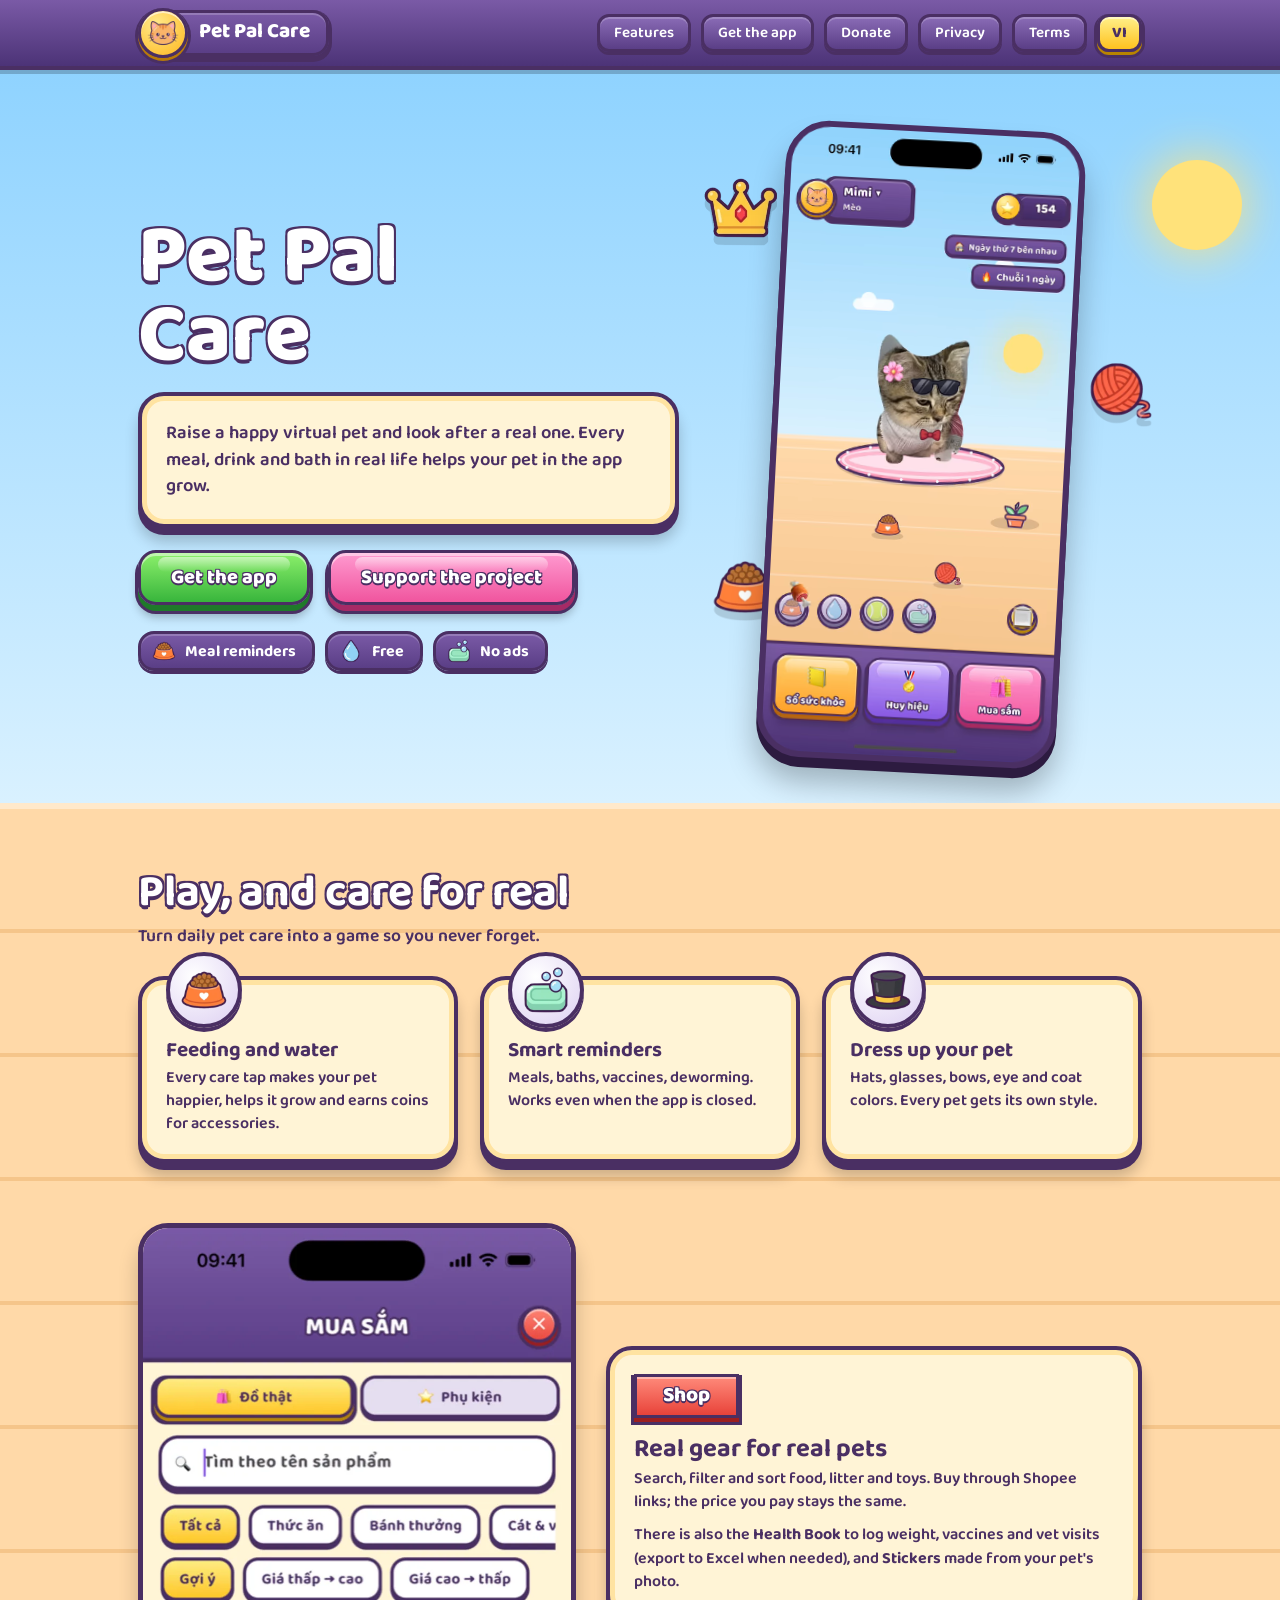
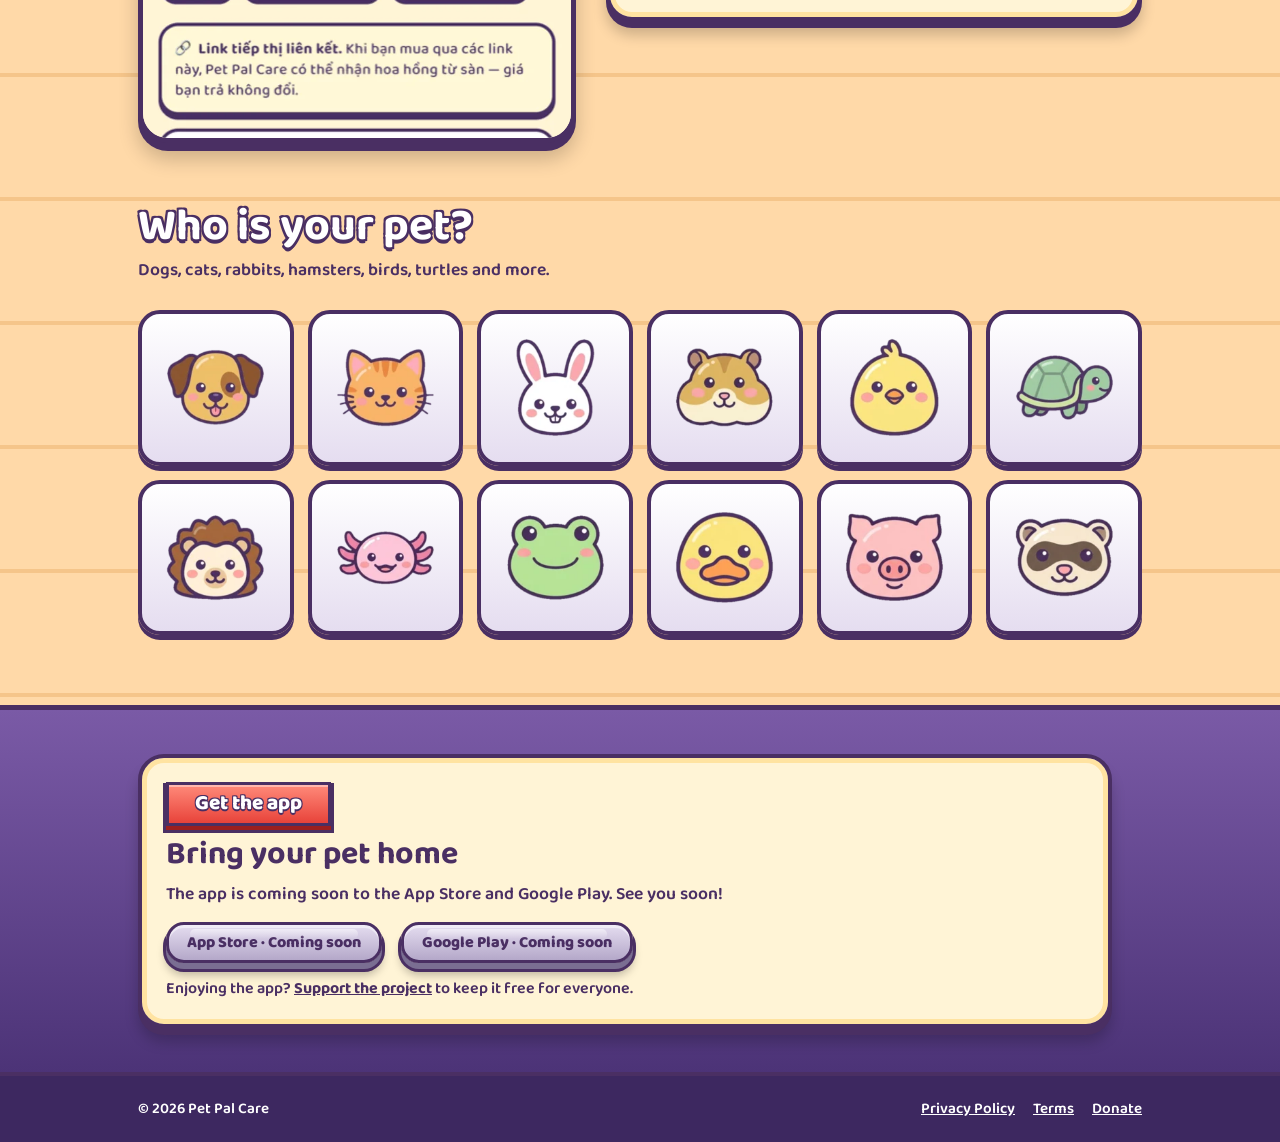
<file: index.html>
<!doctype html>
<html lang="vi">
<head>
<meta charset="utf-8">
<meta name="viewport" content="width=device-width,initial-scale=1">
<title>Pet Pal Care – Nuôi thú cưng kiểu game, chăm sóc sức khỏe thật</title>
<meta name="description" content="Pet Pal Care: nuôi thú cưng ảo, nhắc lịch ăn uống, vệ sinh, tiêm phòng cho thú cưng thật. Miễn phí, dữ liệu lưu trên máy.">
<meta property="og:type" content="website">
<meta property="og:title" content="Pet Pal Care – Nuôi thú cưng kiểu game, chăm sóc sức khỏe thật">
<meta property="og:description" content="Nuôi thú cưng ảo, nhắc lịch ăn uống, vệ sinh, tiêm phòng cho thú cưng thật. Miễn phí, không quảng cáo.">
<meta property="og:locale" content="vi_VN">
<meta name="twitter:card" content="summary">
<link rel="icon" href="img/icon.png">
<link rel="apple-touch-icon" href="img/icon.png">
<meta name="theme-color" content="#5a3e86">
<link rel="preload" href="Baloo2-vi.woff2" as="font" type="font/woff2" crossorigin>
<link rel="stylesheet" href="style.css">
<script src="i18n.js"></script>
<script>(function(){if(!matchMedia("(prefers-reduced-motion: reduce)").matches)document.documentElement.className="js"})()</script>
</head>
<body>
<a class="skip" href="#main">Bỏ qua điều hướng</a>
<nav aria-label="Chính"><div class="wrap">
  <a class="logo" href="./"><span class="badge"><img width="160" height="160" src="img/pet_cat.webp" alt=""></span><span class="plate">Pet Pal Care</span></a>
  <div class="links"><a href="#features">Tính năng</a><a href="#download">Tải app</a><a href="support.html" class="keep">Ủng hộ</a><a href="privacy.html">Riêng tư</a><a href="terms.html">Điều khoản</a><button class="lang keep" type="button" data-lang-toggle>EN</button></div>
</div></nav>

<div class="sky">
  <i class="sun"></i><i class="cloud c1"></i><i class="cloud c2"></i>
  <div class="wrap hero">
    <div>
      <h1 class="outline">Pet Pal<br>Care</h1>
      <div class="dialog"><p>Nuôi thú cưng vui vẻ và chăm sóc sức khỏe thật. Mỗi lần cho ăn, uống nước, tắm ngoài đời là một lần bé trong app lớn thêm.</p></div>
      <div class="cta"><a class="btn" href="#download">Tải app</a><a class="btn pink" href="support.html">Ủng hộ dự án</a></div>
      <div class="hud-row">
        <span class="pill"><img width="160" height="160" src="img/care_meal.webp" alt="">Nhắc giờ ăn</span>
        <span class="pill"><img width="160" height="160" src="img/care_water.webp" alt="">Miễn phí</span>
        <span class="pill"><img width="160" height="160" src="img/care_hygiene.webp" alt="">Không quảng cáo</span>
      </div>
    </div>
    <div class="stage">
      <img class="prop pr1" src="img/acc_crown.webp" alt="">
      <img class="prop pr2" src="img/acc_yarn.webp" alt="">
      <img class="prop pr3" src="img/care_meal.webp" alt="">
      <div class="phone"><video width="480" height="1042" poster="img/app-home-poster.webp" autoplay muted loop playsinline preload="auto" aria-label="Video minh hoạ app Pet Pal Care: bấm cho ăn, uống nước, chơi, tắm và bé phản hồi"><source src="img/app-home.webm" type="video/webm"><source src="img/app-home.mp4" type="video/mp4"></video></div>
    </div>
  </div>
</div>

<div class="floor">
<main class="wrap" id="main">
  <section id="features">
    <h2 class="outline">Chơi mà chăm thật</h2>
    <p class="sub">Biến việc chăm thú cưng hằng ngày thành trò chơi để không bao giờ quên.</p>
    <div class="grid">
      <div class="dialog card"><div class="ic"><img width="160" height="160" loading="lazy" decoding="async" src="img/care_meal.webp" alt=""></div><h3>Cho ăn, uống nước</h3><p>Bấm chăm sóc là bé vui hơn, lớn lên, nhận xu để mua phụ kiện.</p></div>
      <div class="dialog card"><div class="ic"><img width="160" height="160" loading="lazy" decoding="async" src="img/care_hygiene.webp" alt=""></div><h3>Nhắc lịch thông minh</h3><p>Giờ ăn, tắm, tiêm phòng, tẩy giun. Báo cả khi tắt app.</p></div>
      <div class="dialog card"><div class="ic"><img width="160" height="160" loading="lazy" decoding="async" src="img/acc_tophat.webp" alt=""></div><h3>Thay đồ cho bé</h3><p>Mũ, kính, nơ, màu mắt, màu lông. Mỗi bé một phong cách.</p></div>
    </div>
  </section>

  <section class="split">
    <div class="shot"><img width="800" height="1734" loading="lazy" decoding="async" src="img/app-shop.webp" alt="Mục mua sắm trong app"></div>
    <div class="dialog">
      <span class="ribbon">Cửa hàng</span>
      <h3>Đồ thật cho bé thật</h3>
      <p>Tìm, lọc, sắp xếp thức ăn, cát vệ sinh, đồ chơi. Mua qua link Shopee, giá bạn trả không đổi.</p>
      <p>Ngoài ra còn có <b>Sổ sức khỏe</b> ghi cân nặng, tiêm chủng, khám bệnh, xuất ra Excel khi cần, và <b>Nhãn dán</b> làm từ ảnh bé của bạn.</p>
    </div>
  </section>

  <section>
    <h2 class="outline">Bé nhà bạn là ai?</h2>
    <p class="sub">Chó, mèo, thỏ, hamster, chim, rùa và nhiều loài khác.</p>
    <div class="pets">
      <div><img width="160" height="160" loading="lazy" decoding="async" src="img/pet_dog.webp" alt="Chó"></div><div><img width="160" height="160" loading="lazy" decoding="async" src="img/pet_cat.webp" alt="Mèo"></div><div><img width="160" height="160" loading="lazy" decoding="async" src="img/pet_rabbit.webp" alt="Thỏ"></div>
      <div><img width="160" height="160" loading="lazy" decoding="async" src="img/pet_hamster.webp" alt="Hamster"></div><div><img width="160" height="160" loading="lazy" decoding="async" src="img/pet_bird.webp" alt="Chim"></div><div><img width="160" height="160" loading="lazy" decoding="async" src="img/pet_turtle.webp" alt="Rùa"></div>
      <div><img width="160" height="160" loading="lazy" decoding="async" src="img/pet_hedgehog.webp" alt="Nhím"></div><div><img width="160" height="160" loading="lazy" decoding="async" src="img/pet_axolotl.webp" alt="Axolotl"></div><div><img width="160" height="160" loading="lazy" decoding="async" src="img/pet_frog.webp" alt="Ếch"></div>
      <div><img width="160" height="160" loading="lazy" decoding="async" src="img/pet_duck.webp" alt="Vịt"></div><div><img width="160" height="160" loading="lazy" decoding="async" src="img/pet_pig.webp" alt="Heo"></div><div><img width="160" height="160" loading="lazy" decoding="async" src="img/pet_ferret.webp" alt="Chồn"></div>
    </div>
  </section>
</main>
</div>

<div class="dock" id="download"><div class="wrap dl">
  <div class="dialog">
    <span class="ribbon">Tải app</span>
    <h2>Mang bé về nhà</h2>
    <p class="sub" data-when="live">Quét mã QR bằng điện thoại hoặc bấm nút bên dưới.</p>
    <p class="sub" data-when="soon" hidden>App sắp có mặt trên App Store và Google Play. Hẹn gặp bạn sớm!</p>
    <a class="btn blue sm" data-href="appStoreUrl" href="#">App Store<span class="soon-tag"> · <span>Sắp ra mắt</span></span></a>
    <a class="btn yellow sm" data-href="playStoreUrl" href="#">Google Play<span class="soon-tag"> · <span>Sắp ra mắt</span></span></a>
    <p>Thích app? <a href="support.html"><b>Ủng hộ dự án</b></a> để app luôn miễn phí.</p>
  </div>
  <div class="qr" data-qr-wrap><div data-qr="siteUrl"></div><small>Quét để tải app</small></div>
</div></div>

<footer><div class="wrap">
  <span>© 2026 Pet Pal Care</span>
  <div class="r"><a href="privacy.html">Chính sách riêng tư</a><a href="terms.html">Điều khoản</a><a href="support.html">Ủng hộ</a></div>
</div></footer>
<div id="toast" class="toast"></div>
<script src="qrcode.js" defer></script><script src="lang-en.js" defer></script><script src="config.js" defer></script><script src="site.js" defer></script><script src="anim.js" defer></script>
</body>
</html>
</file>
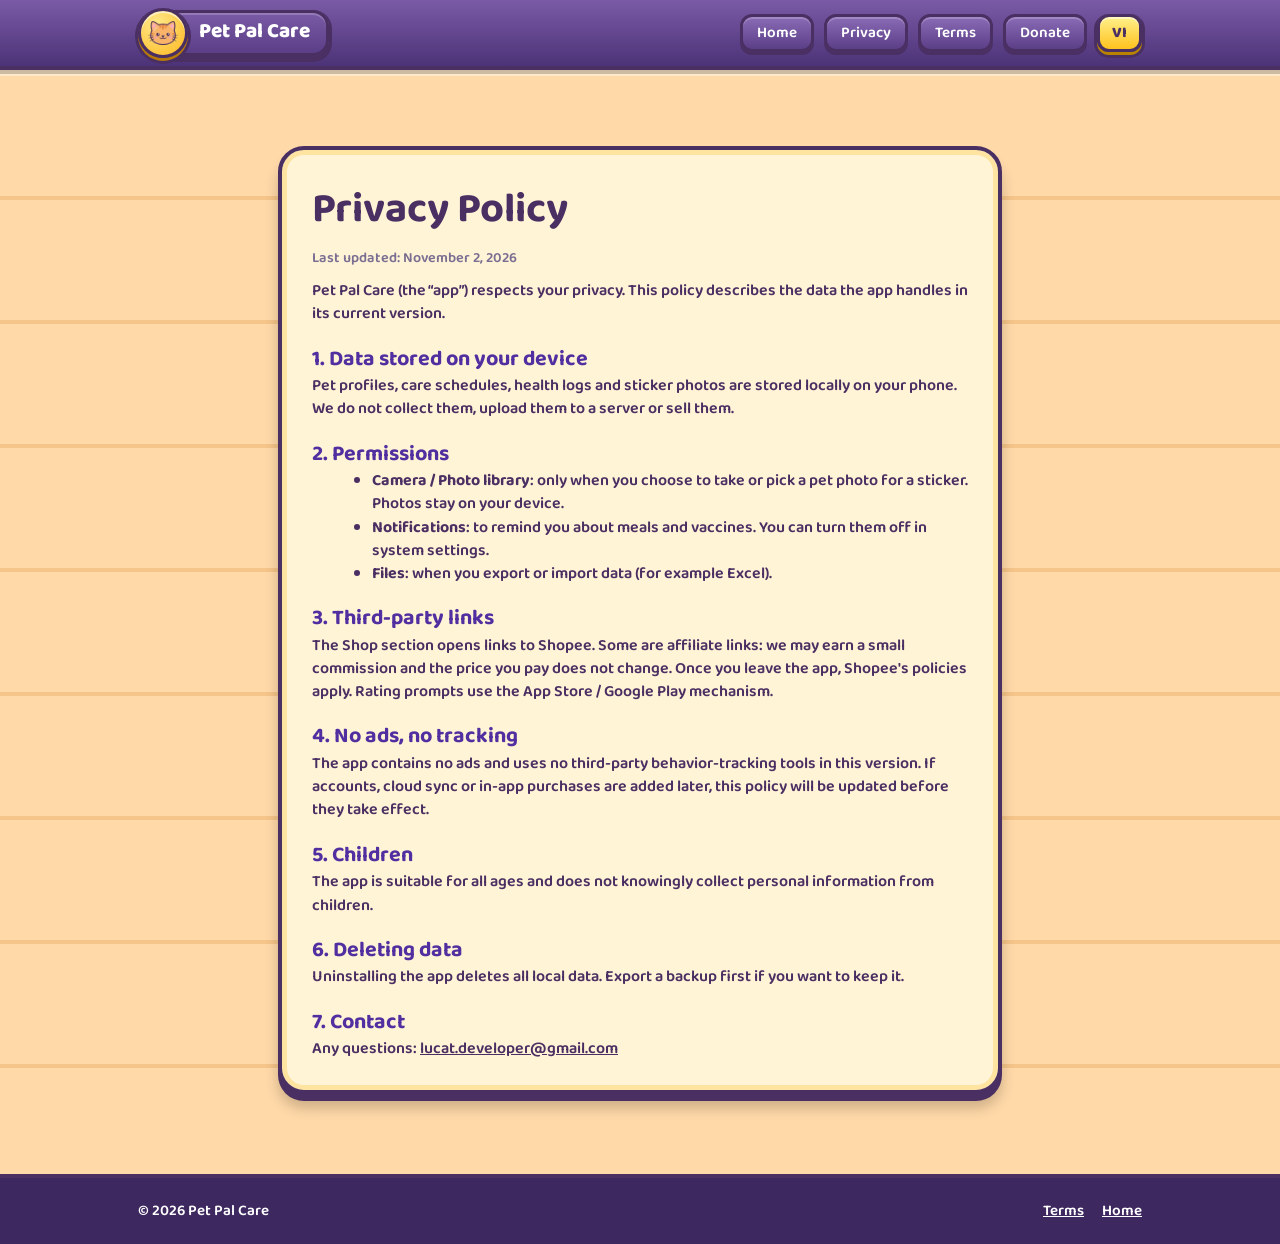
<file: privacy.html>
<!doctype html>
<html lang="vi">
<head>
<meta charset="utf-8">
<meta name="viewport" content="width=device-width,initial-scale=1">
<title>Chính sách riêng tư – Pet Pal Care</title>
<meta name="description" content="Chính sách riêng tư của Pet Pal Care: dữ liệu lưu trên máy, không thu thập, không theo dõi.">
<link rel="icon" href="img/icon.png">
<link rel="apple-touch-icon" href="img/icon.png">
<meta name="theme-color" content="#5a3e86">
<link rel="preload" href="Baloo2-vi.woff2" as="font" type="font/woff2" crossorigin>
<link rel="stylesheet" href="style.css">
<script src="i18n.js"></script>
</head>
<body>
<a class="skip" href="#main">Bỏ qua điều hướng</a>
<nav aria-label="Chính"><div class="wrap"><a class="logo" href="./"><span class="badge"><img width="160" height="160" src="img/pet_cat.webp" alt=""></span><span class="plate">Pet Pal Care</span></a><div class="links"><a href="./">Trang chủ</a><a href="privacy.html">Riêng tư</a><a href="terms.html">Điều khoản</a><a href="support.html" class="keep">Ủng hộ</a><button class="lang keep" type="button" data-lang-toggle>EN</button></div></div></nav>
<div class="floor floor-doc"><main id="main" class="wrap doc"><div class="dialog">
<h1>Chính sách riêng tư</h1>
<p class="note">Cập nhật: 02/11/2026</p>
<p>Pet Pal Care (“app”) tôn trọng quyền riêng tư của bạn. Bản này mô tả dữ liệu app xử lý ở phiên bản hiện tại.</p>

<h2>1. Dữ liệu lưu trên thiết bị</h2>
<p>Hồ sơ thú cưng, lịch chăm sóc, nhật ký sức khỏe và ảnh nhãn dán được lưu cục bộ trên điện thoại của bạn. Chúng tôi không thu thập, không tải lên máy chủ và không bán các dữ liệu này.</p>

<h2>2. Quyền truy cập</h2>
<ul>
<li><b>Camera / Thư viện ảnh</b>: chỉ khi bạn tự chọn chụp hoặc chọn ảnh thú cưng làm nhãn dán. Ảnh chỉ lưu trên máy.</li>
<li><b>Thông báo</b>: để nhắc lịch ăn uống, tiêm phòng. Bạn có thể tắt trong Cài đặt hệ thống.</li>
<li><b>Tệp</b>: khi bạn xuất/nhập dữ liệu (ví dụ Excel).</li>
</ul>

<h2>3. Liên kết bên thứ ba</h2>
<p>Mục Shop mở liên kết tới Shopee, một số là liên kết tiếp thị liên kết (affiliate): chúng tôi có thể nhận hoa hồng nhỏ, giá bạn trả không đổi. Khi rời app, chính sách của Shopee áp dụng. Yêu cầu đánh giá app dùng cơ chế của App Store / Google Play.</p>

<h2>4. Không quảng cáo, không theo dõi</h2>
<p>App không chứa quảng cáo và không dùng công cụ theo dõi hành vi của bên thứ ba ở phiên bản này. Nếu sau này thêm tài khoản/đồng bộ đám mây hoặc mua trong app, chính sách sẽ được cập nhật trước khi áp dụng.</p>

<h2>5. Trẻ em</h2>
<p>App phù hợp mọi lứa tuổi và không chủ ý thu thập thông tin cá nhân của trẻ em.</p>

<h2>6. Xoá dữ liệu</h2>
<p>Gỡ app sẽ xoá toàn bộ dữ liệu cục bộ. Hãy xuất bản sao lưu trước nếu bạn muốn giữ.</p>

<h2>7. Liên hệ</h2>
<p>Mọi câu hỏi: <a id="m" href="#"></a></p>
</div></main></div>
<footer><div class="wrap"><span>© 2026 Pet Pal Care</span><div class="r"><a href="terms.html">Điều khoản</a><a href="./">Trang chủ</a></div></div></footer>
<script src="lang-en.js" defer></script><script src="config.js" defer></script>
<script>addEventListener("DOMContentLoaded",function(){var m=document.getElementById("m");m.textContent=PET_CFG.contactEmail;m.href="mailto:"+PET_CFG.contactEmail})</script>
</body>
</html>
</file>
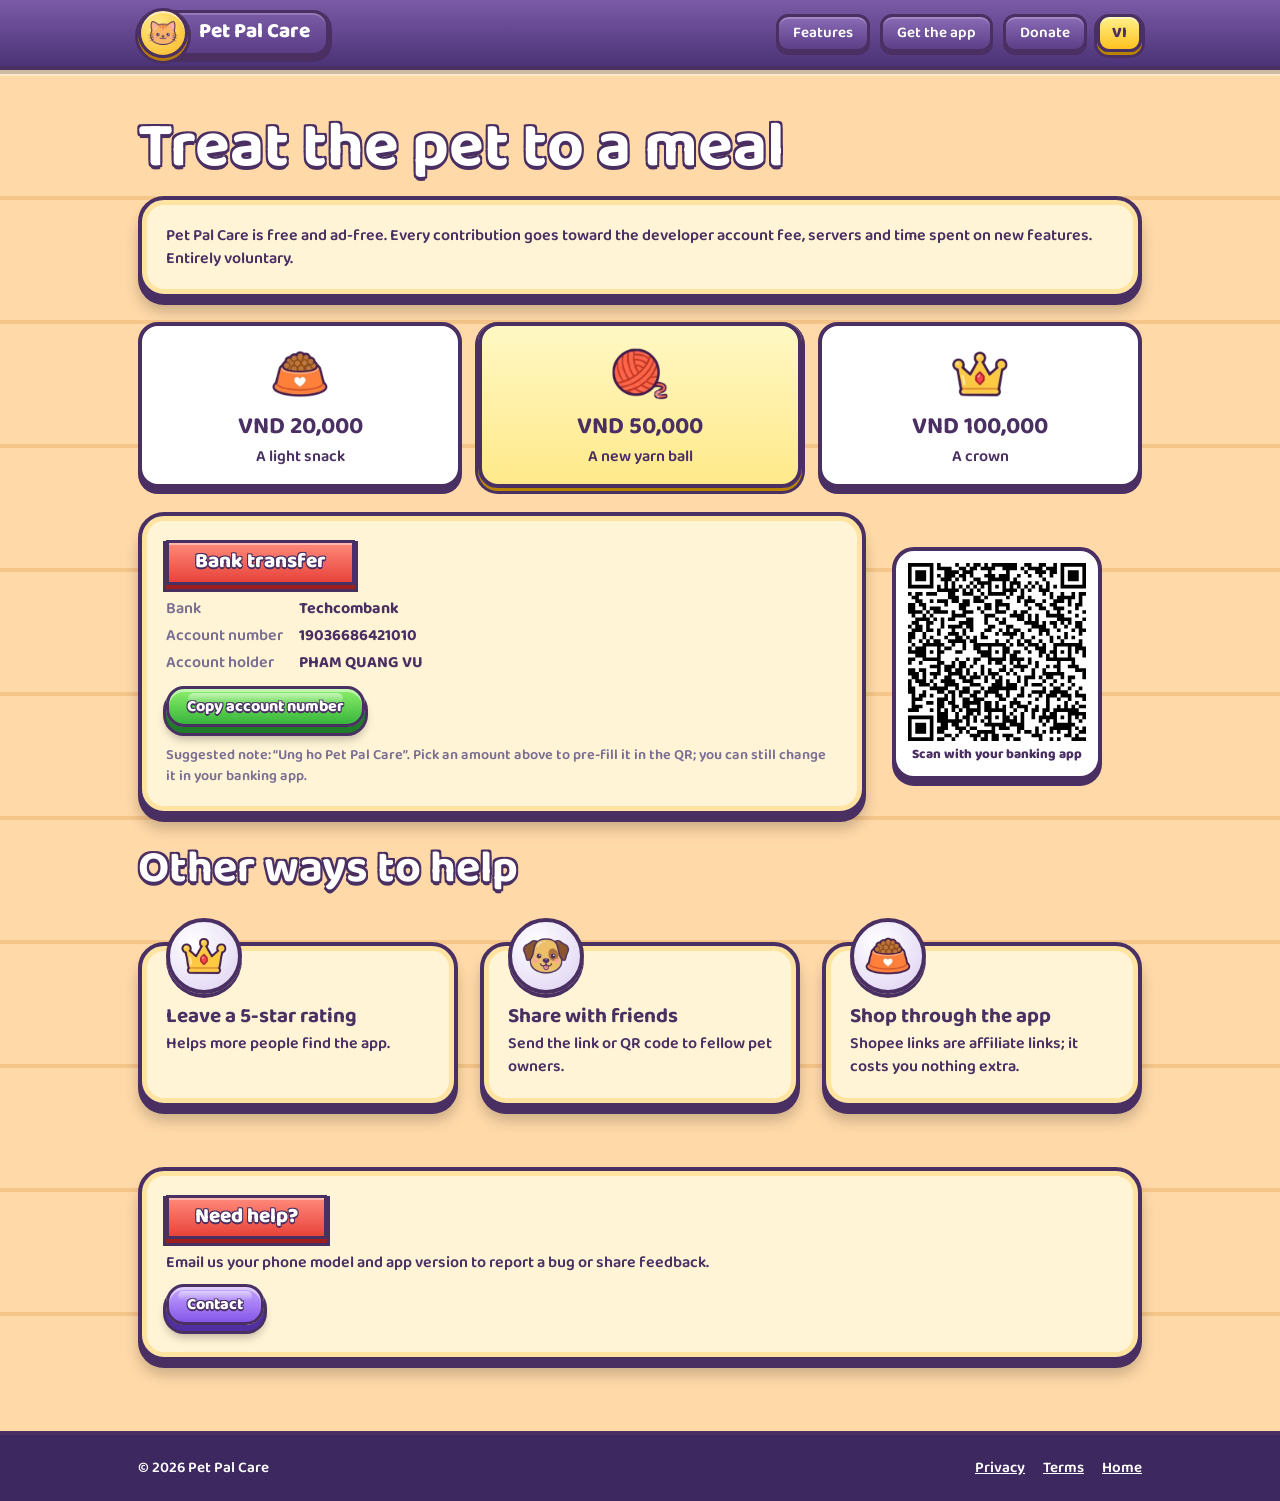
<file: support.html>
<!doctype html>
<html lang="vi">
<head>
<meta charset="utf-8">
<meta name="viewport" content="width=device-width,initial-scale=1">
<title>Ủng hộ dự án – Pet Pal Care</title>
<meta name="description" content="Ủng hộ Pet Pal Care bằng VietQR: app miễn phí, không quảng cáo.">
<link rel="icon" href="img/icon.png">
<link rel="apple-touch-icon" href="img/icon.png">
<meta name="theme-color" content="#5a3e86">
<link rel="preload" href="Baloo2-vi.woff2" as="font" type="font/woff2" crossorigin>
<link rel="stylesheet" href="style.css">
<script src="i18n.js"></script>
<script>(function(){if(!matchMedia("(prefers-reduced-motion: reduce)").matches)document.documentElement.className="js"})()</script>
</head>
<body>
<a class="skip" href="#main">Bỏ qua điều hướng</a>
<nav aria-label="Chính"><div class="wrap">
  <a class="logo" href="./"><span class="badge"><img width="160" height="160" src="img/pet_cat.webp" alt=""></span><span class="plate">Pet Pal Care</span></a>
  <div class="links"><a href="./#features">Tính năng</a><a href="./#download">Tải app</a><a href="support.html" class="keep">Ủng hộ</a><button class="lang keep" type="button" data-lang-toggle>EN</button></div>
</div></nav>
<div class="floor floor-tall"><main id="main" class="wrap">
  <h1 class="outline page-title">Mời bé một bữa ăn</h1>
  <div class="dialog"><p>Pet Pal Care miễn phí, không quảng cáo. Mọi đóng góp dùng cho phí tài khoản nhà phát triển, server và thời gian làm tính năng mới. Hoàn toàn tự nguyện.</p></div>

  <div class="tiers">
    <button class="tier" aria-pressed="false" data-amount="20000"><img width="160" height="160" src="img/care_meal.webp" alt=""><b>20.000đ</b>Một bữa nhẹ</button>
    <button class="tier on" aria-pressed="true" data-amount="50000"><img width="160" height="160" src="img/acc_yarn.webp" alt=""><b>50.000đ</b>Cuộn len mới</button>
    <button class="tier" aria-pressed="false" data-amount="100000"><img width="160" height="160" src="img/acc_crown.webp" alt=""><b>100.000đ</b>Vương miện</button>
  </div>

  <div class="donate">
    <div class="dialog">
      <span class="ribbon">Chuyển khoản</span>
      <div class="kv"><span>Ngân hàng</span><b data-bind="donate.bank"></b><span>Số tài khoản</span><b data-bind="donate.account"></b><span>Chủ TK</span><b data-bind="donate.holder"></b></div>
      <p class="btn-row"><button class="btn sm" data-copy="donate.account">Chép số tài khoản</button></p>
      <p class="note">Nội dung gợi ý: “Ung ho Pet Pal Care”. Bấm mức ở trên để QR điền sẵn số tiền, bạn vẫn sửa được trong app ngân hàng.</p>
    </div>
    <div class="qr" data-qr-wrap><div data-qr="donate"></div><small>Quét bằng app ngân hàng</small></div>
  </div>

  <section>
    <h2 class="outline">Cách khác để giúp</h2>
    <div class="grid help">
      <div class="dialog card"><div class="ic"><img width="160" height="160" loading="lazy" decoding="async" src="img/acc_crown.webp" alt=""></div><h3>Đánh giá 5 sao</h3><p>Giúp nhiều người tìm thấy app hơn.</p></div>
      <div class="dialog card"><div class="ic"><img width="160" height="160" loading="lazy" decoding="async" src="img/pet_dog.webp" alt=""></div><h3>Chia sẻ cho bạn bè</h3><p>Gửi link hoặc mã QR cho người nuôi thú cưng.</p></div>
      <div class="dialog card"><div class="ic"><img width="160" height="160" loading="lazy" decoding="async" src="img/care_meal.webp" alt=""></div><h3>Mua qua Shop trong app</h3><p>Link Shopee có affiliate, bạn không mất thêm phí.</p></div>
    </div>
  </section>

  <section>
    <div class="dialog"><span class="ribbon">Cần hỗ trợ?</span>
      <p>Gửi email kèm mẫu máy và phiên bản app để báo lỗi hoặc góp ý.</p>
      <p class="btn-row"><a class="btn purple sm" href="#" id="mail">Liên hệ</a></p></div>
  </section>
</main></div>
<footer><div class="wrap"><span>© 2026 Pet Pal Care</span><div class="r"><a href="privacy.html">Riêng tư</a><a href="terms.html">Điều khoản</a><a href="./">Trang chủ</a></div></div></footer>
<div id="toast" class="toast"></div>
<script src="qrcode.js" defer></script><script src="lang-en.js" defer></script><script src="config.js" defer></script><script src="site.js" defer></script><script src="anim.js" defer></script>
<script>addEventListener("DOMContentLoaded",function(){document.getElementById("mail").href="mailto:"+PET_CFG.contactEmail})</script>
</body>
</html>
</file>
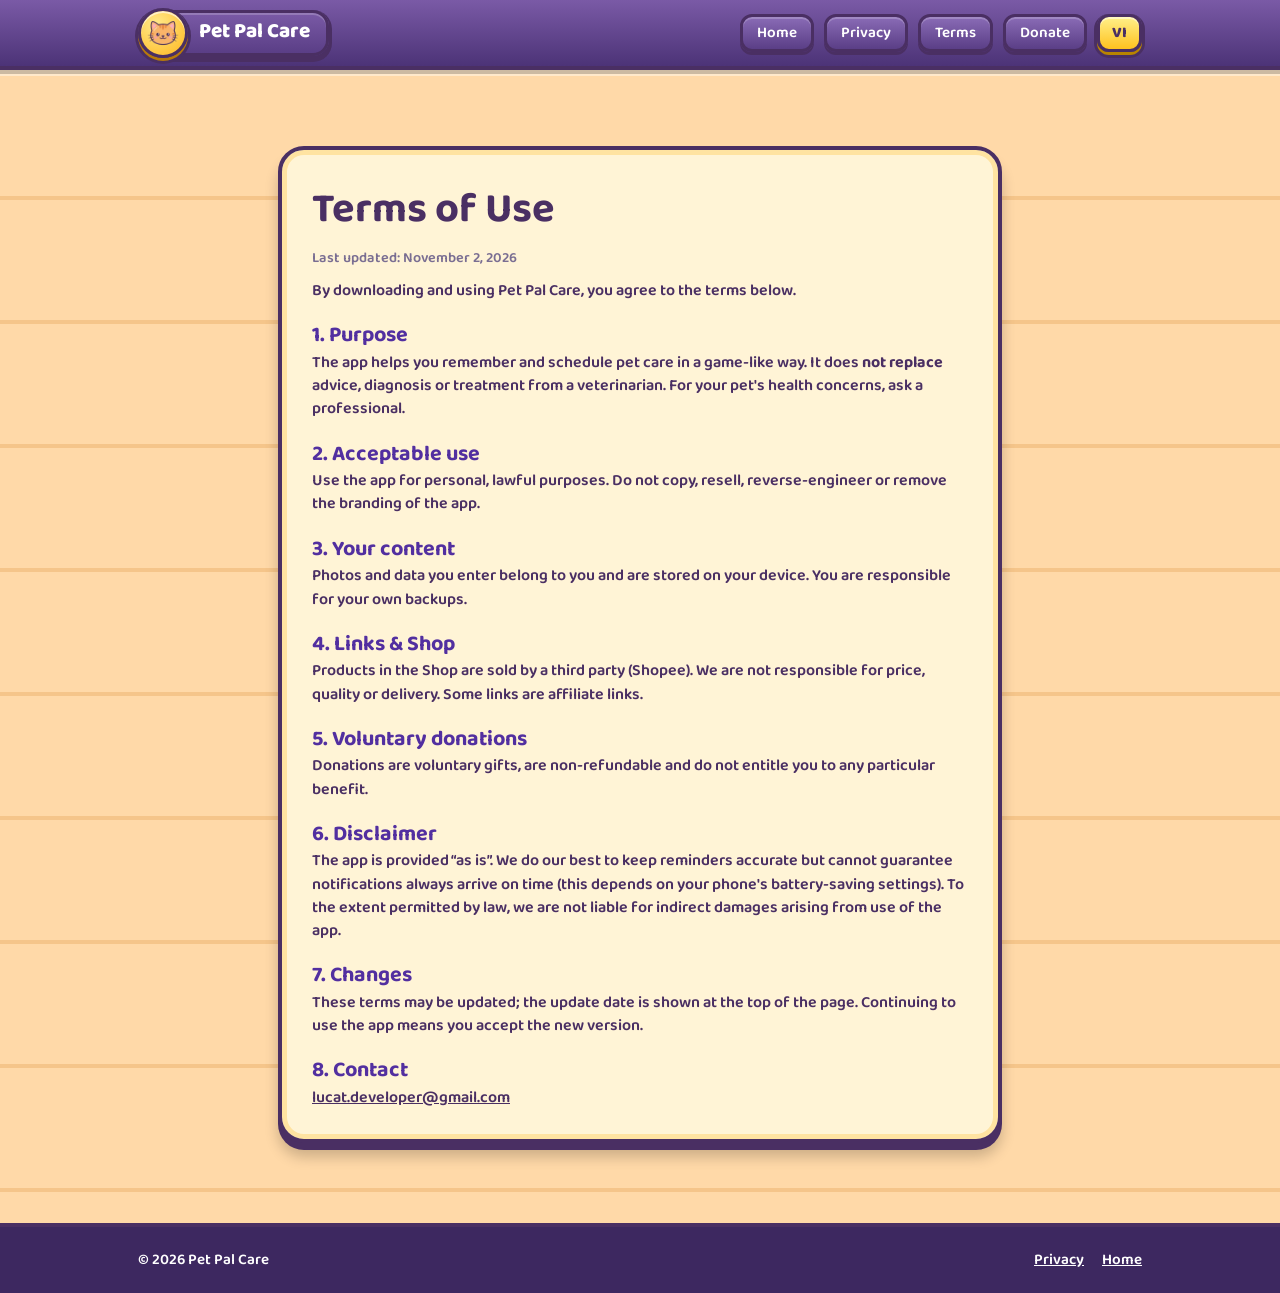
<file: terms.html>
<!doctype html>
<html lang="vi">
<head>
<meta charset="utf-8">
<meta name="viewport" content="width=device-width,initial-scale=1">
<title>Điều khoản sử dụng – Pet Pal Care</title>
<meta name="description" content="Điều khoản sử dụng ứng dụng Pet Pal Care.">
<link rel="icon" href="img/icon.png">
<link rel="apple-touch-icon" href="img/icon.png">
<meta name="theme-color" content="#5a3e86">
<link rel="preload" href="Baloo2-vi.woff2" as="font" type="font/woff2" crossorigin>
<link rel="stylesheet" href="style.css">
<script src="i18n.js"></script>
</head>
<body>
<a class="skip" href="#main">Bỏ qua điều hướng</a>
<nav aria-label="Chính"><div class="wrap"><a class="logo" href="./"><span class="badge"><img width="160" height="160" src="img/pet_cat.webp" alt=""></span><span class="plate">Pet Pal Care</span></a><div class="links"><a href="./">Trang chủ</a><a href="privacy.html">Riêng tư</a><a href="terms.html">Điều khoản</a><a href="support.html" class="keep">Ủng hộ</a><button class="lang keep" type="button" data-lang-toggle>EN</button></div></div></nav>
<div class="floor floor-doc"><main id="main" class="wrap doc"><div class="dialog">
<h1>Điều khoản sử dụng</h1>
<p class="note">Cập nhật: 02/11/2026</p>
<p>Khi tải và dùng Pet Pal Care, bạn đồng ý với các điều khoản dưới đây.</p>

<h2>1. Mục đích</h2>
<p>App giúp ghi nhớ và nhắc việc chăm sóc thú cưng theo phong cách game. App <b>không thay thế</b> tư vấn, chẩn đoán hay điều trị của bác sĩ thú y. Với vấn đề sức khỏe của thú cưng, hãy hỏi chuyên gia.</p>

<h2>2. Sử dụng hợp lý</h2>
<p>Bạn dùng app cho mục đích cá nhân, hợp pháp. Không sao chép, bán lại, dịch ngược hoặc gỡ thương hiệu của app.</p>

<h2>3. Nội dung của bạn</h2>
<p>Ảnh và dữ liệu bạn nhập thuộc về bạn và lưu trên thiết bị. Bạn tự chịu trách nhiệm sao lưu.</p>

<h2>4. Liên kết &amp; Shop</h2>
<p>Sản phẩm trong Shop do bên thứ ba (Shopee) bán. Chúng tôi không chịu trách nhiệm về giá, chất lượng, giao hàng. Một số liên kết là affiliate.</p>

<h2>5. Ủng hộ tự nguyện</h2>
<p>Khoản ủng hộ là quà tặng tự nguyện, không hoàn lại và không đổi lấy quyền lợi bắt buộc nào.</p>

<h2>6. Miễn trừ trách nhiệm</h2>
<p>App được cung cấp “nguyên trạng”. Chúng tôi cố gắng để nhắc lịch chính xác nhưng không đảm bảo thông báo luôn đến đúng giờ (phụ thuộc cài đặt tiết kiệm pin của máy). Trong phạm vi pháp luật cho phép, chúng tôi không chịu trách nhiệm cho thiệt hại gián tiếp phát sinh từ việc dùng app.</p>

<h2>7. Thay đổi</h2>
<p>Điều khoản có thể được cập nhật; ngày cập nhật nằm ở đầu trang. Tiếp tục dùng app nghĩa là bạn chấp nhận bản mới.</p>

<h2>8. Liên hệ</h2>
<p><a id="m" href="#"></a></p>
</div></main></div>
<footer><div class="wrap"><span>© 2026 Pet Pal Care</span><div class="r"><a href="privacy.html">Riêng tư</a><a href="./">Trang chủ</a></div></div></footer>
<script src="lang-en.js" defer></script><script src="config.js" defer></script>
<script>addEventListener("DOMContentLoaded",function(){var m=document.getElementById("m");m.textContent=PET_CFG.contactEmail;m.href="mailto:"+PET_CFG.contactEmail})</script>
</body>
</html>
</file>
<file: style.css>
@font-face{font-family:"Baloo 2";src:url(Baloo2-vi.woff2) format("woff2");font-weight:400 800;font-display:swap}:root{--ink: #4a2f63;--cream: #fff4d6;--ring: #ffe3a1;--p1: #7a5aa6;--p2: #5a3e86;--p3: #4c3377;--deep: #3d2860;--sky1: #8fd3ff;--sky2: #d9f1ff;--floor: #ffd9a8;--floor2: #f5c58a;--muted: #7a6e92;--outline: -2px -2px 0 var(--ink), 2px -2px 0 var(--ink), -2px 2px 0 var(--ink), 2px 2px 0 var(--ink), 0 4px 0 var(--ink);--outline-sm: -1px -1px 0 var(--ink), 1px -1px 0 var(--ink), -1px 1px 0 var(--ink), 1px 1px 0 var(--ink), 0 2px 0 var(--ink)}*{box-sizing:border-box;margin:0}html{scroll-behavior:smooth}body{font-family:"Baloo 2",Nunito,system-ui,sans-serif;font-weight:600;line-height:1.45;color:var(--ink);background:var(--floor);overflow-x:hidden}a{color:inherit}img{max-width:100%;height:auto}[hidden]{display:none!important}.wrap{max-width:1040px;margin:0 auto;padding:0 18px}.outline{color:#fff;text-shadow:var(--outline)}h2{font-size:clamp(2rem,5vw,2.8rem);line-height:1.05;margin-bottom:8px}.sub{max-width:600px;margin-bottom:26px;font-size:1.1rem}.note{margin-top:8px;font-size:.9rem;color:var(--muted)}nav{position:sticky;top:0;z-index:20;background:linear-gradient(var(--p1),var(--p3));border-bottom:4px solid var(--ink);box-shadow:0 4px #0003}nav .wrap{display:flex;align-items:center;gap:14px;height:66px}nav .links{margin-left:auto;display:flex;gap:10px}nav .links a{font-size:.95rem;padding:5px 14px;border-radius:12px;color:#fff;text-decoration:none;background:linear-gradient(#8a6cb6,var(--p2));border:3px solid var(--ink);box-shadow:0 3px 0 var(--ink),inset 0 2px #fff3}nav .links a:hover{filter:brightness(1.12)}.logo{display:flex;align-items:center;text-decoration:none;color:#fff;font-weight:800;font-size:1.3rem}.badge{position:relative;z-index:2;flex:none;width:50px;height:50px;display:grid;place-items:center;border-radius:50%;border:3px solid var(--ink);background:radial-gradient(circle at 35% 30%,#ffe98a,#ffb71f);box-shadow:0 3px #b7790a,0 3px 0 3px var(--ink),inset 0 2px #fff9}.badge img{width:34px}.plate{margin-left:-14px;padding:4px 16px 5px 22px;white-space:nowrap;color:#fff;border:3px solid var(--ink);border-radius:0 16px 16px 0;background:linear-gradient(var(--p1),var(--p2));box-shadow:0 3px 0 3px var(--ink),inset 0 2px #fff3}.btn{--c1: #8cf06b;--c2: #38b53c;--c3: #1f7a2a;position:relative;display:inline-block;margin-bottom:8px;padding:10px 30px;font:inherit;font-weight:800;font-size:1.25rem;color:#fff;text-decoration:none;text-shadow:var(--outline-sm);cursor:pointer;border:3px solid var(--ink);border-radius:18px;background:linear-gradient(var(--c1),var(--c2));box-shadow:0 6px 0 var(--c3),0 6px 0 3px var(--ink),0 12px 10px #0004,inset 0 3px #fff7;transition:transform .08s,box-shadow .08s,filter .15s}.btn:after{content:"";position:absolute;left:10%;right:10%;top:4px;height:30%;border-radius:12px;background:linear-gradient(#fff8,#fff0);pointer-events:none}.btn:hover{filter:brightness(1.07)}.btn:active{transform:translateY(5px);box-shadow:0 1px 0 var(--c3),0 1px 0 3px var(--ink),inset 0 3px #fff7}.btn.pink{--c1: #ff9ad0;--c2: #f0559e;--c3: #a52a66}.btn.blue{--c1: #7fd0ff;--c2: #2b8ef0;--c3: #1a5aa8}.btn.purple{--c1: #c4a6ff;--c2: #8656e8;--c3: #522fa0}.btn.yellow{--c1: #fff08a;--c2: #ffc21f;--c3: #b88400;color:var(--ink);text-shadow:none}.btn.soon{--c1: #e5ddf0;--c2: #b4a8c9;--c3: var(--muted);color:var(--ink);text-shadow:none;cursor:default;pointer-events:none}.btn.sm{font-size:1rem;padding:6px 18px}.btn.sm+.btn.sm{margin-left:16px}.cta{display:flex;gap:18px;flex-wrap:wrap;margin:22px 0 6px}.btn-row{margin-top:12px}.dialog{padding:24px;background:var(--cream);border:4px solid var(--ink);border-radius:26px;box-shadow:0 7px 0 var(--ink),0 14px 14px #0003,inset 0 0 0 5px var(--ring)}.dialog p+p{margin-top:10px}.ribbon{display:inline-block;padding:4px 26px;margin-bottom:12px;font-weight:800;font-size:1.3rem;color:#fff;text-shadow:var(--outline-sm);background:linear-gradient(#ff8a7a,#e8433a);border:3px solid var(--ink);box-shadow:0 4px #9c1f1f,0 4px 0 3px var(--ink),inset 0 2px #fff6}.sky{position:relative;overflow:hidden;background:linear-gradient(var(--sky1),var(--sky2))}.sun{position:absolute;top:90px;right:3%;width:90px;height:90px;border-radius:50%;background:#ffe27a;box-shadow:0 0 50px #ffe27a;animation:glow 4s ease-in-out infinite}.cloud{position:absolute;width:110px;height:34px;background:#fff;border-radius:30px;opacity:.9;animation:drift 50s linear infinite}.cloud:before{content:"";position:absolute;left:20px;top:-20px;width:50px;height:50px;background:#fff;border-radius:50%}.c1{top:120px;left:-140px}.c2{top:250px;left:-140px;transform:scale(.7);animation-duration:70s;animation-delay:-30s}.hero{position:relative;display:grid;grid-template-columns:1.1fr .9fr;gap:20px;align-items:center;padding:56px 18px 40px}.hero h1{font-size:clamp(3rem,8vw,5.2rem);line-height:.95;font-weight:800;margin-bottom:16px}.hero .dialog p{font-size:1.15rem}.hud-row{display:flex;gap:10px;flex-wrap:wrap;margin-top:18px}.pill{display:inline-flex;align-items:center;gap:8px;padding:4px 16px 4px 10px;font-weight:700;color:#fff;border:3px solid var(--ink);border-radius:16px;background:linear-gradient(var(--p1),var(--p2));box-shadow:0 3px 0 var(--ink),inset 0 2px #fff3}.pill img{width:26px}.stage{position:relative;display:grid;place-items:end center}.phone{width:min(300px,78vw);overflow:hidden;border:6px solid var(--ink);border-radius:44px;background:var(--ink);box-shadow:0 10px #2d1b40,0 24px 30px #0004;transform:rotate(3deg);animation:phone-float 5s ease-in-out infinite}.phone video{display:block;width:100%;height:auto}.prop{position:absolute;filter:drop-shadow(0 8px 0 #0002);animation:bob 3s ease-in-out infinite}.pr1{width:84px;left:0;top:40px}.pr2{width:70px;right:-14px;top:230px;animation-delay:-1s}.pr3{width:72px;left:10px;bottom:140px;animation-delay:-2s}.floor{padding:30px 0 40px;background:repeating-linear-gradient(var(--floor) 0 120px,var(--floor2) 120px 124px);border-top:6px solid #fff6}.floor-doc{padding-top:30px}.floor-tall{min-height:90vh;padding-top:40px}section{padding:30px 0}.grid{display:grid;grid-template-columns:repeat(3,1fr);gap:22px}.grid.help{gap:56px 22px;margin-top:50px}.card{position:relative}.card h3{font-size:1.3rem}.card .ic{display:grid;place-items:center;width:76px;height:76px;margin:-52px 0 8px;border-radius:50%;border:4px solid var(--ink);background:radial-gradient(circle at 35% 30%,#fff,#ddd0f2);box-shadow:0 4px 0 var(--ink)}.card .ic img{width:52px}.split{display:grid;grid-template-columns:.9fr 1.1fr;gap:30px;align-items:center}.split h3{font-size:1.6rem}.shot{max-height:520px;overflow:hidden;border:5px solid var(--ink);border-radius:30px;background:var(--cream);box-shadow:0 8px 0 var(--ink),0 16px 20px #0003}.shot img{display:block;width:100%}.pets{display:grid;grid-template-columns:repeat(6,1fr);gap:14px}.pets div{display:grid;place-items:center;aspect-ratio:1;cursor:pointer;border:4px solid var(--ink);border-radius:22px;background:linear-gradient(#fff,#e5ddf0);box-shadow:0 5px 0 var(--ink);transition:transform .12s}.pets div:hover{transform:translateY(-6px) rotate(-4deg)}.pets img{width:74%;animation:idle 3s ease-in-out infinite;animation-delay:calc(var(--i, 0) * -.35s)}.dock{padding:44px 0;color:#fff;background:linear-gradient(var(--p1),var(--p3));border-top:5px solid var(--ink)}.dock .dialog{color:var(--ink)}.dl{display:grid;grid-template-columns:1fr auto;gap:30px;align-items:center}.dl h2{font-size:2rem}.dl .sub{margin-bottom:14px}.dl .btn+p{margin-top:6px}.qr{width:210px;padding:12px;text-align:center;font-weight:800;color:var(--ink);background:#fff;border:4px solid var(--ink);border-radius:22px;box-shadow:0 6px 0 var(--ink)}.qr svg{display:block;width:100%;height:auto}.qr small{display:block;margin-top:4px}footer{padding:22px 0;font-size:.95rem;color:#fff;background:var(--deep);border-top:4px solid var(--ink)}footer .wrap{display:flex;gap:16px;flex-wrap:wrap}footer .r{margin-left:auto;display:flex;gap:18px}.page-title{font-size:clamp(2.4rem,7vw,4rem);line-height:1}.page-title+.dialog{margin-top:16px}.tiers{display:grid;grid-template-columns:repeat(3,1fr);gap:16px;margin:24px 0}.tier{padding:16px 10px;font:inherit;color:var(--ink);text-align:center;cursor:pointer;background:#fff;border:4px solid var(--ink);border-radius:20px;box-shadow:0 6px 0 var(--ink);transition:.08s}.tier img{display:block;width:64px;margin:0 auto 4px}.tier b{display:block;font-size:1.5rem}.tier:active{transform:translateY(5px) scale(.97)}.tier.on{background:linear-gradient(#fff8c4,#ffe98a);transform:translateY(3px);box-shadow:0 3px #b88400,0 3px 0 3px var(--ink)}.donate{display:grid;grid-template-columns:1fr 250px;gap:26px;align-items:center}.kv{display:grid;grid-template-columns:auto 1fr;gap:4px 16px}.kv span{color:var(--muted)}.doc{max-width:760px;padding:40px 18px}.doc .dialog{padding:30px}.doc h1{font-size:2.6rem;margin-bottom:6px}.doc h2{font-size:1.35rem;margin:22px 0 4px;color:#522fa0}.doc li{margin-left:20px}nav .links .lang{font:inherit;font-size:.95rem;font-weight:800;cursor:pointer;padding:5px 12px;color:var(--ink);background:linear-gradient(#fff08a,#ffc21f);border:3px solid var(--ink);border-radius:12px;box-shadow:0 3px #b88400,0 3px 0 3px var(--ink),inset 0 2px #fff7}nav .links .lang:hover{filter:brightness(1.07)}.soon-tag{display:none}.btn.soon .soon-tag{display:inline}.i18n-pending body{opacity:0;animation:i18n-reveal 0s 1.5s forwards}@keyframes i18n-reveal{to{opacity:1}}.toast{position:fixed;left:50%;bottom:24px;padding:8px 20px;font-weight:800;background:var(--cream);border:3px solid var(--ink);border-radius:16px;box-shadow:0 4px 0 var(--ink);opacity:0;pointer-events:none;transform:translate(-50%,100px);transition:.3s}.toast.show{opacity:1;transform:translate(-50%)}.ch{display:inline-block;animation:drop .7s cubic-bezier(.34,1.56,.64,1) backwards}.ch:hover{animation:wiggle .4s}:where(html.js) .rv{opacity:0;transform:translateY(36px) scale(.92)}:where(html.js) .rv.in{opacity:1;transform:none;animation:pop .6s cubic-bezier(.34,1.56,.64,1) var(--d, 0s) backwards}.cta .btn:first-child{animation:pulse 2.2s ease-in-out infinite}.pets div.hop{animation:hop .55s cubic-bezier(.3,1.6,.5,1)}.qr.bump{animation:bump .5s cubic-bezier(.34,1.56,.64,1)}.heart{position:absolute;z-index:50;pointer-events:none;animation:rise 1.2s ease-out forwards}@keyframes drift{to{transform:translate(1500px)}}@keyframes bob{50%{transform:translateY(-12px) rotate(4deg)}}@keyframes glow{50%{box-shadow:0 0 90px #ffe27a;scale:1.06}}@keyframes phone-float{50%{translate:0 -14px}}@keyframes pulse{50%{scale:1.06}}@keyframes idle{50%{transform:translateY(-5px) rotate(2deg)}}@keyframes drop{0%{opacity:0;transform:translateY(-60px) rotate(-12deg) scale(.6)}}@keyframes wiggle{30%{transform:translateY(-8px) rotate(-8deg)}70%{transform:translateY(-2px) rotate(6deg)}}@keyframes pop{0%{opacity:0;transform:translateY(36px) scale(.92)}}@keyframes hop{30%{transform:translateY(-26px) scale(1.12,.92)}60%{transform:translateY(0) scale(.94,1.08)}}@keyframes bump{40%{transform:scale(1.08) rotate(-2deg)}}@keyframes rise{0%{opacity:1;transform:translateY(0) scale(.6)}to{opacity:0;transform:translateY(-90px) scale(1.2) rotate(14deg)}}:focus-visible{outline:4px solid #8656e8;outline-offset:3px;border-radius:12px}.skip{position:absolute;left:-999px;top:8px;z-index:99;padding:6px 14px;background:var(--cream);border:3px solid var(--ink);border-radius:12px}.skip:focus{left:8px}@media(prefers-reduced-motion:reduce){*{animation:none!important;transition:none!important}.i18n-pending body{animation:i18n-reveal 0s 1.5s forwards!important}}@media(max-width:820px){.hero,.split,.dl,.donate{grid-template-columns:1fr}.grid{grid-template-columns:1fr;gap:56px}.pets{grid-template-columns:repeat(3,1fr)}.dl .qr{margin:auto}.stage{padding-top:20px}.plate{display:none}nav .links a:not(.keep){display:none}.tiers{gap:8px}.tier b{font-size:1.1rem}.tier img{width:44px}}
</file>
